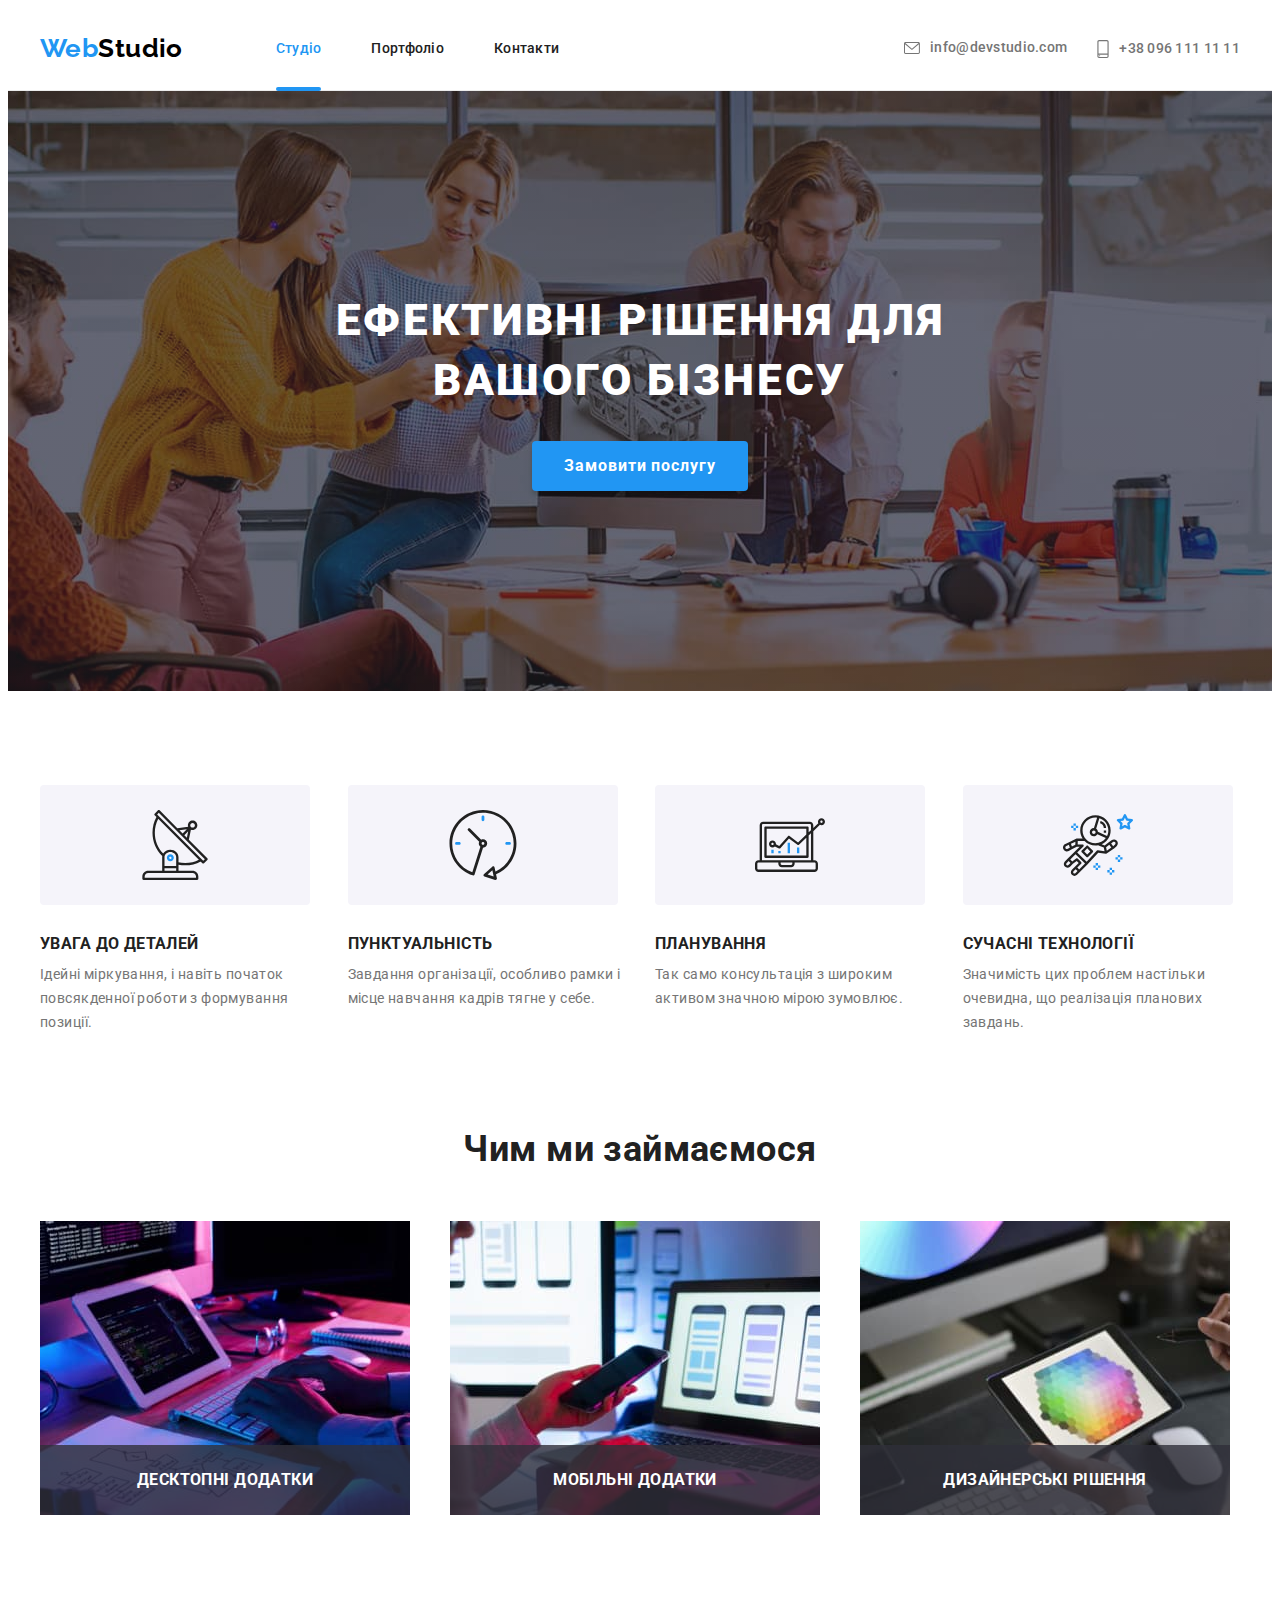
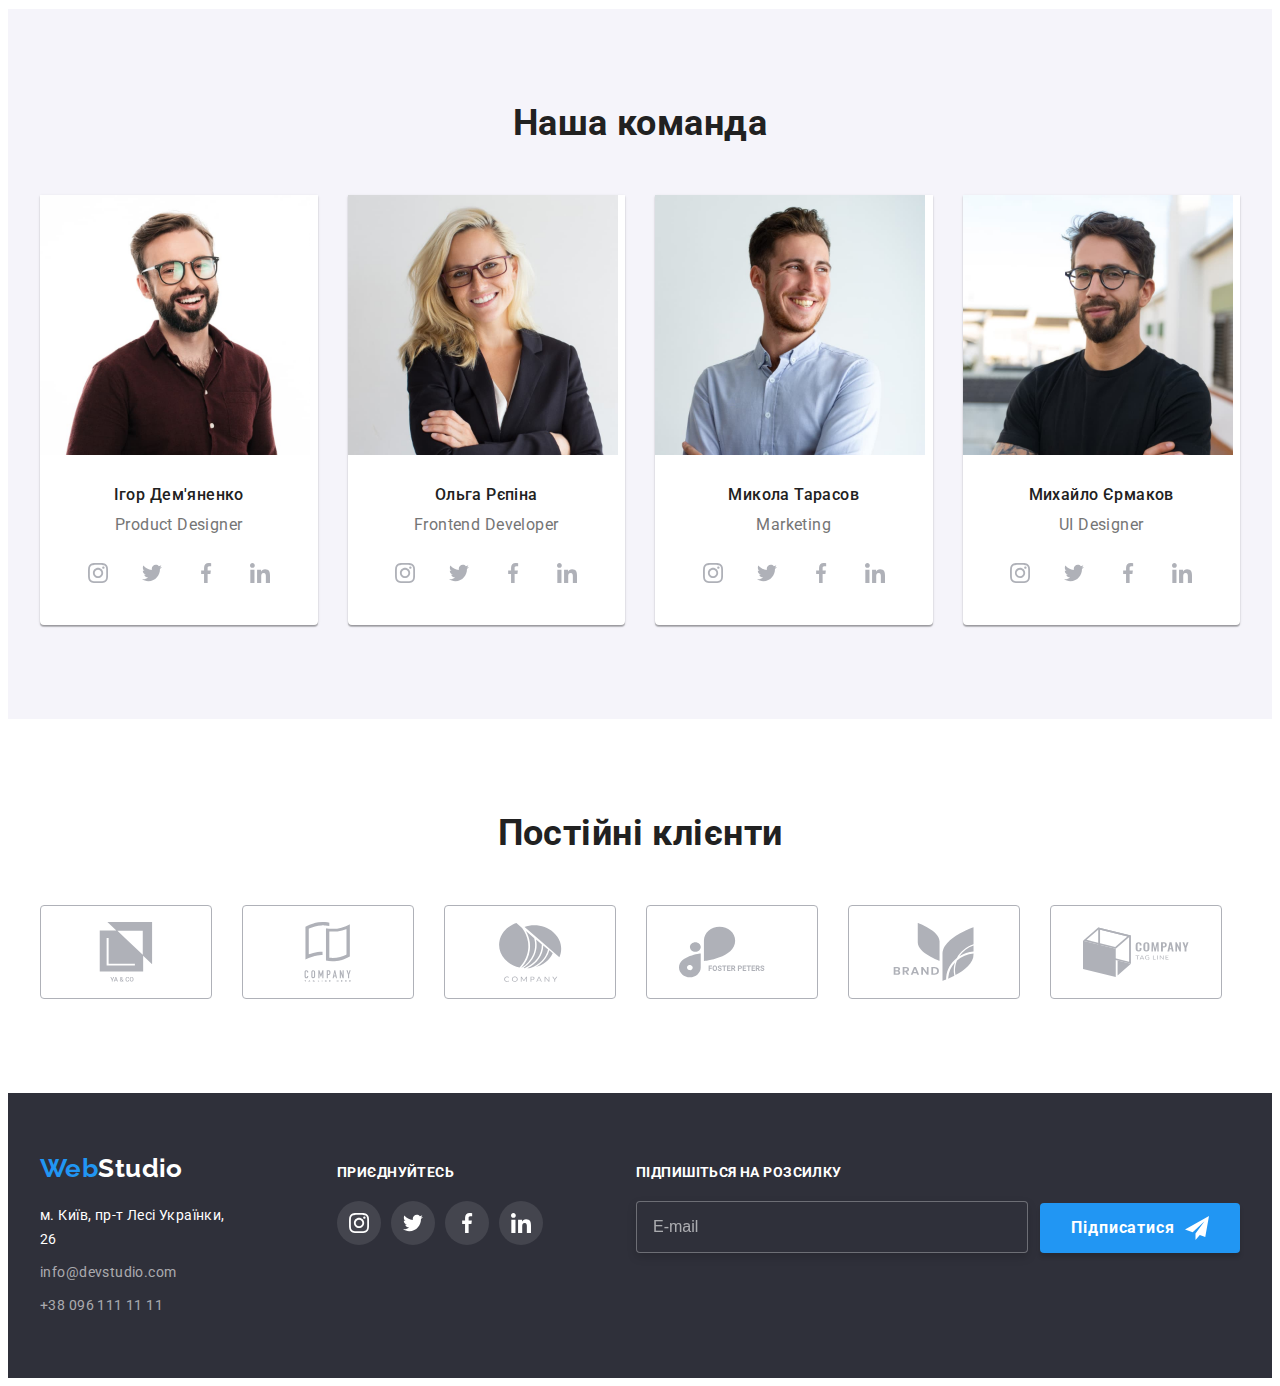
<file: index.html>
<!DOCTYPE html>
<html lang="uk">
  <head>
    <meta charset="UTF-8" />
    <meta http-equiv="X-UA-Compatible" content="IE=edge" />
    <meta name="viewport" content="width=device-width, initial-scale=1.0" />
    <title>WebStudio</title>
    <link rel="icon" href="./images/favicon.ico" type="image/x-icon" />
    <link rel="preconnect" href="https://fonts.googleapis.com" />
    <link rel="preconnect" href="https://fonts.gstatic.com" crossorigin />
    <link
      href="https://fonts.googleapis.com/css2?family=Raleway:wght@700&family=Roboto:wght@400;500;700;900&display=swap"
      rel="stylesheet"
    />
    <link
      rel="stylesheet"
      href="https://cdnjs.cloudflare.com/ajax/libs/modern-normalize/1.1.0/modern-normalize.min.css"
      integrity="sha512-wpPYUAdjBVSE4KJnH1VR1HeZfpl1ub8YT/NKx4PuQ5NmX2tKuGu6U/JRp5y+Y8XG2tV+wKQpNHVUX03MfMFn9Q=="
      crossorigin="anonymous"
      referrerpolicy="no-referrer"
    />
    <link rel="stylesheet" href="./css/main.min.css" />
  </head>

  <body class="body-site">
    <header class="header">
      <!--Навігація сайту-->
      <div class="container header__content">
        <nav class="nav">
          <a class="link logo header__logo" href="./index.html" rel="noopener nofollow noreferrer"
            >Web<span class="header__logo-color">Studio</span></a
          >
          <ul class="list nav__list">
            <li class="item nav__item">
              <a
                class="link nav__link nav__link--current"
                href="./index.html"
                rel="noopener nofollow noreferrer"
                >Студіо</a
              >
            </li>
            <li class="item nav__item">
              <a class="link nav__link" href="./portfolio.html" rel="noopener nofollow noreferrer"
                >Портфоліо</a
              >
            </li>
            <li class="item nav__item">
              <a class="link nav__link" href="./index.html" rel="noopener nofollow noreferrer"
                >Контакти</a
              >
            </li>
          </ul>
        </nav>
        <ul class="list header__contacts-list">
          <li class="item header__contacts-item">
            <a
              class="link header__contacts-link"
              href="mailto:info@devstudio.com"
              target="_blank"
              rel="noopener nofollow noreferrer"
            >
              <svg class="icon header__contacts-icon" width="16" height="12px">
                <use href="./images/icons.svg#icon-mail"></use>
              </svg>
              info@devstudio.com
            </a>
          </li>
          <li class="item header__contacts-item">
            <a
              class="link header__contacts-link"
              href="tel:+380961111111"
              target="_blank"
              rel="noopener nofollow noreferrer"
            >
              <svg class="icon header__contacts-icon" width="12px" height="18px">
                <use href="./images/icons.svg#icon-smartphone"></use>
              </svg>
              +38 096 111 11 11
            </a>
          </li>
        </ul>
      </div>
    </header>
    <!--Основний контент-->
    <main>
      <!--Шапка основного контенту-->
      <section class="section main">
        <div class="container main__content">
          <h1 class="main__title">Ефективні рішення для вашого бізнесу</h1>
          <button class="button main__button" type="button" data-modal-open>
            Замовити послугу
          </button>
        </div>
      </section>
      <!--Особливості-->
      <section class="section features">
        <div class="container features__content">
          <h2 class="features__title visually-hidden">Особливості</h2>
          <ul class="list features__list">
            <li class="item features__item">
              <div class="features__wrapper-icon">
                <svg class="icon features__icon" width="70px" height="70px">
                  <use href="./images/icons.svg#pic-antenna"></use>
                </svg>
              </div>
              <h3 class="features__name">Увага до деталей</h3>
              <p class="features__text">
                Ідейні міркування, і навіть початок повсякденної роботи з формування позиції.
              </p>
            </li>
            <li class="item features__item">
              <div class="features__wrapper-icon">
                <svg class="icon features__icon" width="70px" height="70px">
                  <use href="./images/icons.svg#pic-clock"></use>
                </svg>
              </div>
              <h3 class="features__name">Пунктуальність</h3>
              <p class="features__text">
                Завдання організації, особливо рамки і місце навчання кадрів тягне у себе.
              </p>
            </li>
            <li class="item features__item">
              <div class="features__wrapper-icon">
                <svg class="icon features__icon" width="70px" height="70px">
                  <use href="./images/icons.svg#pic-diagram"></use>
                </svg>
              </div>
              <h3 class="features__name">Планування</h3>
              <p class="features__text">
                Так само консультація з широким активом значною мірою зумовлює.
              </p>
            </li>
            <li class="item features__item">
              <div class="features__wrapper-icon">
                <svg class="icon features__icon" width="70px" height="70px">
                  <use href="./images/icons.svg#pic-astronaut"></use>
                </svg>
              </div>
              <h3 class="features__name">Сучасні технології</h3>
              <p class="features__text">
                Значимість цих проблем настільки очевидна, що реалізація планових завдань.
              </p>
            </li>
          </ul>
        </div>
      </section>
      <!--Чим ми займаємося-->
      <section class="section services">
        <div class="container services__content">
          <h2 class="services__title">Чим ми займаємося</h2>
          <ul class="list services__list">
            <li class="item services__item">
              <img
                class="img"
                src="./images/label-one.jpg"
                alt="label-one"
                width="370"
                height="294"
              />
              <div class="services__overlay">
                <h3 class="services__name">Десктопні додатки</h3>
              </div>
            </li>
            <li class="item services__item">
              <img
                class="img"
                src="./images/label-two.jpg"
                alt="label-two"
                width="370"
                height="294"
              />
              <div class="services__overlay">
                <h3 class="services__name">Мобільні додатки</h3>
              </div>
            </li>
            <li class="item services__item">
              <img
                class="img"
                src="./images/label-three.jpg"
                alt="label-three"
                width="370"
                height="294"
              />
              <div class="services__overlay">
                <h3 class="services__name">Дизайнерські рішення</h3>
              </div>
            </li>
          </ul>
        </div>
      </section>
      <!--Наша команда-->
      <section class="section employees">
        <div class="container employees__content">
          <h2 class="employees__title">Наша команда</h2>
          <ul class="list employees__list">
            <li class="item person-card">
              <img
                class="img"
                src="./images/person-one.jpg"
                alt="Ihor-Demyanenko"
                width="270"
                height="260"
              />
              <div class="person-card__description">
                <h3 class="person-card__name">Ігор Дем'яненко</h3>
                <p class="person-card__post" lang="en">Product Designer</p>
                <ul class="list person-card__socials">
                  <li class="item">
                    <a
                      class="link person-card__socail-link"
                      href=""
                      target="_blank"
                      rel="noopener nofollow noreferrer"
                    >
                      <svg class="icon person-card__socail-icon" width="20px" height="20px">
                        <use href="./images/icons.svg#icon-instagram"></use>
                      </svg>
                    </a>
                  </li>
                  <li class="item">
                    <a
                      class="link person-card__socail-link"
                      href=""
                      target="_blank"
                      rel="noopener nofollow noreferrer"
                    >
                      <svg class="icon person-card__socail-icon" width="20px" height="20px">
                        <use href="./images/icons.svg#icon-twitter"></use>
                      </svg>
                    </a>
                  </li>
                  <li class="item">
                    <a
                      class="link person-card__socail-link"
                      href=""
                      target="_blank"
                      rel="noopener nofollow noreferrer"
                    >
                      <svg class="icon person-card__socail-icon" width="20px" height="20px">
                        <use href="./images/icons.svg#icon-facebook"></use>
                      </svg>
                    </a>
                  </li>
                  <li class="item">
                    <a
                      class="link person-card__socail-link"
                      href=""
                      target="_blank"
                      rel="noopener nofollow noreferrer"
                    >
                      <svg class="icon person-card__socail-icon" width="20px" height="20px">
                        <use href="./images/icons.svg#icon-linkedin"></use>
                      </svg>
                    </a>
                  </li>
                </ul>
              </div>
            </li>
            <li class="item person-card">
              <img
                class="img"
                src="./images/person-two.jpg"
                alt="Olga-Repina"
                width="270"
                height="260"
              />
              <div class="person-card__description">
                <h3 class="person-card__name">Ольга Рєпіна</h3>
                <p class="person-card__post" lang="en">Frontend Developer</p>
                <ul class="list person-card__socials">
                  <li class="item">
                    <a
                      class="link person-card__socail-link"
                      href=""
                      target="_blank"
                      rel="noopener nofollow noreferrer"
                    >
                      <svg class="icon person-card__socail-icon" width="20px" height="20px">
                        <use href="./images/icons.svg#icon-instagram"></use>
                      </svg>
                    </a>
                  </li>
                  <li class="item">
                    <a
                      class="link person-card__socail-link"
                      href=""
                      target="_blank"
                      rel="noopener nofollow noreferrer"
                    >
                      <svg class="icon person-card__socail-icon" width="20px" height="20px">
                        <use href="./images/icons.svg#icon-twitter"></use>
                      </svg>
                    </a>
                  </li>
                  <li class="item">
                    <a
                      class="link person-card__socail-link"
                      href=""
                      target="_blank"
                      rel="noopener nofollow noreferrer"
                    >
                      <svg class="icon person-card__socail-icon" width="20px" height="20px">
                        <use href="./images/icons.svg#icon-facebook"></use>
                      </svg>
                    </a>
                  </li>
                  <li class="item">
                    <a
                      class="link person-card__socail-link"
                      href=""
                      target="_blank"
                      rel="noopener nofollow noreferrer"
                    >
                      <svg class="icon person-card__socail-icon" width="20px" height="20px">
                        <use href="./images/icons.svg#icon-linkedin"></use>
                      </svg>
                    </a>
                  </li>
                </ul>
              </div>
            </li>
            <li class="item person-card">
              <img
                class="img"
                src="./images/person-three.jpg"
                alt="Mykola-Tarasov"
                width="270"
                height="260"
              />
              <div class="person-card__description">
                <h3 class="person-card__name">Микола Тарасов</h3>
                <p class="person-card__post" lang="en">Marketing</p>
                <ul class="list person-card__socials">
                  <li class="item">
                    <a
                      class="link person-card__socail-link"
                      href=""
                      target="_blank"
                      rel="noopener nofollow noreferrer"
                    >
                      <svg class="icon person-card__socail-icon" width="20px" height="20px">
                        <use href="./images/icons.svg#icon-instagram"></use>
                      </svg>
                    </a>
                  </li>
                  <li class="item">
                    <a
                      class="link person-card__socail-link"
                      href=""
                      target="_blank"
                      rel="noopener nofollow noreferrer"
                    >
                      <svg class="icon person-card__socail-icon" width="20px" height="20px">
                        <use href="./images/icons.svg#icon-twitter"></use>
                      </svg>
                    </a>
                  </li>
                  <li class="item">
                    <a
                      class="link person-card__socail-link"
                      href=""
                      target="_blank"
                      rel="noopener nofollow noreferrer"
                    >
                      <svg class="icon person-card__socail-icon" width="20px" height="20px">
                        <use href="./images/icons.svg#icon-facebook"></use>
                      </svg>
                    </a>
                  </li>
                  <li class="item">
                    <a
                      class="link person-card__socail-link"
                      href=""
                      target="_blank"
                      rel="noopener nofollow noreferrer"
                    >
                      <svg class="icon person-card__socail-icon" width="20px" height="20px">
                        <use href="./images/icons.svg#icon-linkedin"></use>
                      </svg>
                    </a>
                  </li>
                </ul>
              </div>
            </li>
            <li class="item person-card">
              <img
                class="img"
                src="./images/person-four.jpg"
                alt="Mykhailo-Yermakov"
                width="270"
                height="260"
              />
              <div class="person-card__description">
                <h3 class="person-card__name">Михайло Єрмаков</h3>
                <p class="person-card__post" lang="en">UI Designer</p>
                <ul class="list person-card__socials">
                  <li class="item">
                    <a
                      class="link person-card__socail-link"
                      href=""
                      target="_blank"
                      rel="noopener nofollow noreferrer"
                    >
                      <svg class="icon person-card__socail-icon" width="20px" height="20px">
                        <use href="./images/icons.svg#icon-instagram"></use>
                      </svg>
                    </a>
                  </li>
                  <li class="item">
                    <a
                      class="link person-card__socail-link"
                      href=""
                      target="_blank"
                      rel="noopener nofollow noreferrer"
                    >
                      <svg class="icon person-card__socail-icon" width="20px" height="20px">
                        <use href="./images/icons.svg#icon-twitter"></use>
                      </svg>
                    </a>
                  </li>
                  <li class="item">
                    <a
                      class="link person-card__socail-link"
                      href=""
                      target="_blank"
                      rel="noopener nofollow noreferrer"
                    >
                      <svg class="icon person-card__socail-icon" width="20px" height="20px">
                        <use href="./images/icons.svg#icon-facebook"></use>
                      </svg>
                    </a>
                  </li>
                  <li class="item">
                    <a
                      class="link person-card__socail-link"
                      href=""
                      target="_blank"
                      rel="noopener nofollow noreferrer"
                    >
                      <svg class="icon person-card__socail-icon" width="20px" height="20px">
                        <use href="./images/icons.svg#icon-linkedin"></use>
                      </svg>
                    </a>
                  </li>
                </ul>
              </div>
            </li>
          </ul>
        </div>
      </section>
      <!-- Постійні клієнти -->
      <section class="section clients">
        <div class="container clients__content">
          <h2 class="clients__title">Постійні клієнти</h2>
          <ul class="list clients__list">
            <li class="item clients__item">
              <a
                class="link clients__link"
                href=""
                target="_blank"
                rel="noopener nofollow noreferrer"
              >
                <svg class="icon clients__icon" width="106px" height="60px">
                  <use href="./images/icons.svg#icon-client-1"></use>
                </svg>
              </a>
            </li>
            <li class="item clients__item">
              <a
                class="link clients__link"
                href=""
                target="_blank"
                rel="noopener nofollow noreferrer"
              >
                <svg class="icon clients__icon" width="106px" height="60px">
                  <use href="./images/icons.svg#icon-client-2"></use>
                </svg>
              </a>
            </li>
            <li class="item clients__item">
              <a
                class="link clients__link"
                href=""
                target="_blank"
                rel="noopener nofollow noreferrer"
              >
                <svg class="icon clients__icon" width="106px" height="60px">
                  <use href="./images/icons.svg#icon-client-3"></use>
                </svg>
              </a>
            </li>
            <li class="item clients__item">
              <a
                class="link clients__link"
                href=""
                target="_blank"
                rel="noopener nofollow noreferrer"
              >
                <svg class="icon clients__icon" width="106px" height="60px">
                  <use href="./images/icons.svg#icon-client-4"></use>
                </svg>
              </a>
            </li>
            <li class="item clients__item">
              <a
                class="link clients__link"
                href=""
                target="_blank"
                rel="noopener nofollow noreferrer"
              >
                <svg class="icon clients__icon" width="106px" height="60px">
                  <use href="./images/icons.svg#icon-client-5"></use>
                </svg>
              </a>
            </li>
            <li class="item clients__item">
              <a
                class="link clients__link"
                href=""
                target="_blank"
                rel="noopener nofollow noreferrer"
              >
                <svg class="icon clients__icon" width="106px" height="60px">
                  <use href="./images/icons.svg#icon-client-6"></use>
                </svg>
              </a>
            </li>
          </ul>
        </div>
      </section>
    </main>
    <!--Футер сайту-->
    <footer class="footer">
      <div class="container footer__content">
        <div class="footer__contacts--withlogo">
          <a class="link logo footer__logo" href=""
            >Web<span class="footer__logo-colored">Studio</span></a
          >
          <address class="footer__contacts">
            <p class="footer__contacts-location">м. Київ, пр-т Лесі Українки, 26</p>
            <ul class="list footer__contacts-list">
              <li class="item footer__contacts-item">
                <a
                  class="link footer__contacts-link"
                  href="mailto:info@devstudio.com"
                  target="_blank"
                  rel="noopener nofollow noreferrer"
                  >info@devstudio.com</a
                >
              </li>
              <li class="item footer__contacts-item">
                <a
                  class="link footer__contacts-link"
                  href="tel:+380961111111"
                  target="_blank"
                  rel="noopener nofollow noreferrer"
                  >+38 096 111 11 11</a
                >
              </li>
            </ul>
          </address>
        </div>
        <div class="site-socials">
          <strong class="site-socials__title">Приєднуйтесь</strong>
          <ul class="list site-socials__list">
            <li class="item site-socials__item">
              <a
                class="link site-socials__link"
                href=""
                target="_blank"
                rel="noopener nofollow noreferrer"
              >
                <svg class="icon site-socials__icon" width="20px" height="20px">
                  <use href="./images/icons.svg#icon-instagram"></use>
                </svg>
              </a>
            </li>
            <li class="item site-socials__item">
              <a
                class="link site-socials__link"
                href=""
                target="_blank"
                rel="noopener nofollow noreferrer"
              >
                <svg class="icon site-socials__icon" width="20px" height="20px">
                  <use href="./images/icons.svg#icon-twitter"></use>
                </svg>
              </a>
            </li>
            <li class="item site-socials__item">
              <a
                class="link site-socials__link"
                href=""
                target="_blank"
                rel="noopener nofollow noreferrer"
              >
                <svg class="icon site-socials__icon" width="20px" height="20px">
                  <use href="./images/icons.svg#icon-facebook"></use>
                </svg>
              </a>
            </li>
            <li class="item site-socials__item">
              <a
                class="link site-socials__link"
                href=""
                target="_blank"
                rel="noopener nofollow noreferrer"
              >
                <svg class="icon site-socials__icon" width="20px" height="20px">
                  <use href="./images/icons.svg#icon-linkedin"></use>
                </svg>
              </a>
            </li>
          </ul>
        </div>
        <form class="form-subscribe">
          <label class="form-subscribe__label">
            <strong class="form-subscribe__title">Підпишіться на розсилку</strong>
            <input class="form-subscribe__field" type="email" name="email" placeholder="E-mail" />
          </label>
          <button class="button form-subscribe__button" type="submit">
            Підписатися
            <svg class="icon form-subscribe__icon" width="24px" height="24px">
              <use href="./images/icons.svg#icon-subscribe"></use>
            </svg>
          </button>
        </form>
      </div>
    </footer>

    <!-- Модальне вікно -->
    <div class="backdrop backdrop--is-hidden" data-modal>
      <div class="modal">
        <form class="modal-form">
          <strong class="modal-form__title">Залиште свої дані, ми вам передзвонимо</strong>
          <label class="modal-form__label modal-form__label-name">
            <span class="modal-form__text-name">Ім'я</span>
            <input
              class="modal-form__field modal-form__field-name"
              type="text"
              name="name"
              placeholder=" "
            />
            <svg class="icon modal-form__icon" width="18px" height="18px">
              <use href="./images/icons.svg#icon-person"></use>
            </svg>
          </label>
          <label class="modal-form__label modal-form__label-tel">
            <span class="modal-form__text-tel">Телефон</span>
            <input
              class="modal-form__field modal-form__field-tel"
              type="tel"
              name="tel"
              placeholder=" "
            />
            <svg class="icon modal-form__icon" width="18px" height="18px">
              <use href="./images/icons.svg#icon-phone"></use>
            </svg>
          </label>
          <label class="modal-form__label modal-form__label-email">
            <span class="modal-form__text-email"><span lang="en">Email</span></span>
            <input
              class="modal-form__field modal-form__field-email"
              type="email"
              name="email"
              placeholder=" "
            />
            <svg class="icon modal-form__icon" width="18px" height="18px">
              <use href="./images/icons.svg#icon-email"></use>
            </svg>
          </label>
          <label class="modal-form__label modal-form__label-comment">
            <span class="modal-form__text-comment">Коментар</span>
            <textarea
              class="modal-form__field modal-form__field-comment"
              name="feedback"
              rows="5"
              placeholder="Введіть текст"
            ></textarea>
          </label>
          <label class="modal-form__label modal-form__label-checkbox">
            <input
              class="modal-form__field modal-form__field-checkbox"
              type="checkbox"
              name="checkbox_terms"
            />
            <svg class="icon modal-form__icon--mark" width="16px" height="15px">
              <use href="./images/icons.svg#icon-check"></use>
            </svg>
            <span class="modal-form__text-checkbox"
              >Погоджуюся з розсилкою та приймаю
              <a
                class="link modal-form__link-terms"
                href=""
                target="_blank"
                rel="noopener nofollow noreferrer"
                >Умови договору</a
              >
            </span>
          </label>
          <button class="button modal-form__button" type="submit">Відправити</button>
        </form>
        <button class="modal__button-close" type="button" data-modal-close>
          <svg class="icon modal__icon" width="18px" height="18px">
            <use href="./images/icons.svg#icon-close"></use>
          </svg>
        </button>
      </div>
    </div>
    <!-- Скрипт для модального вікна -->
    <script src="./js/modal.js"></script>
  </body>
</html>
</file>
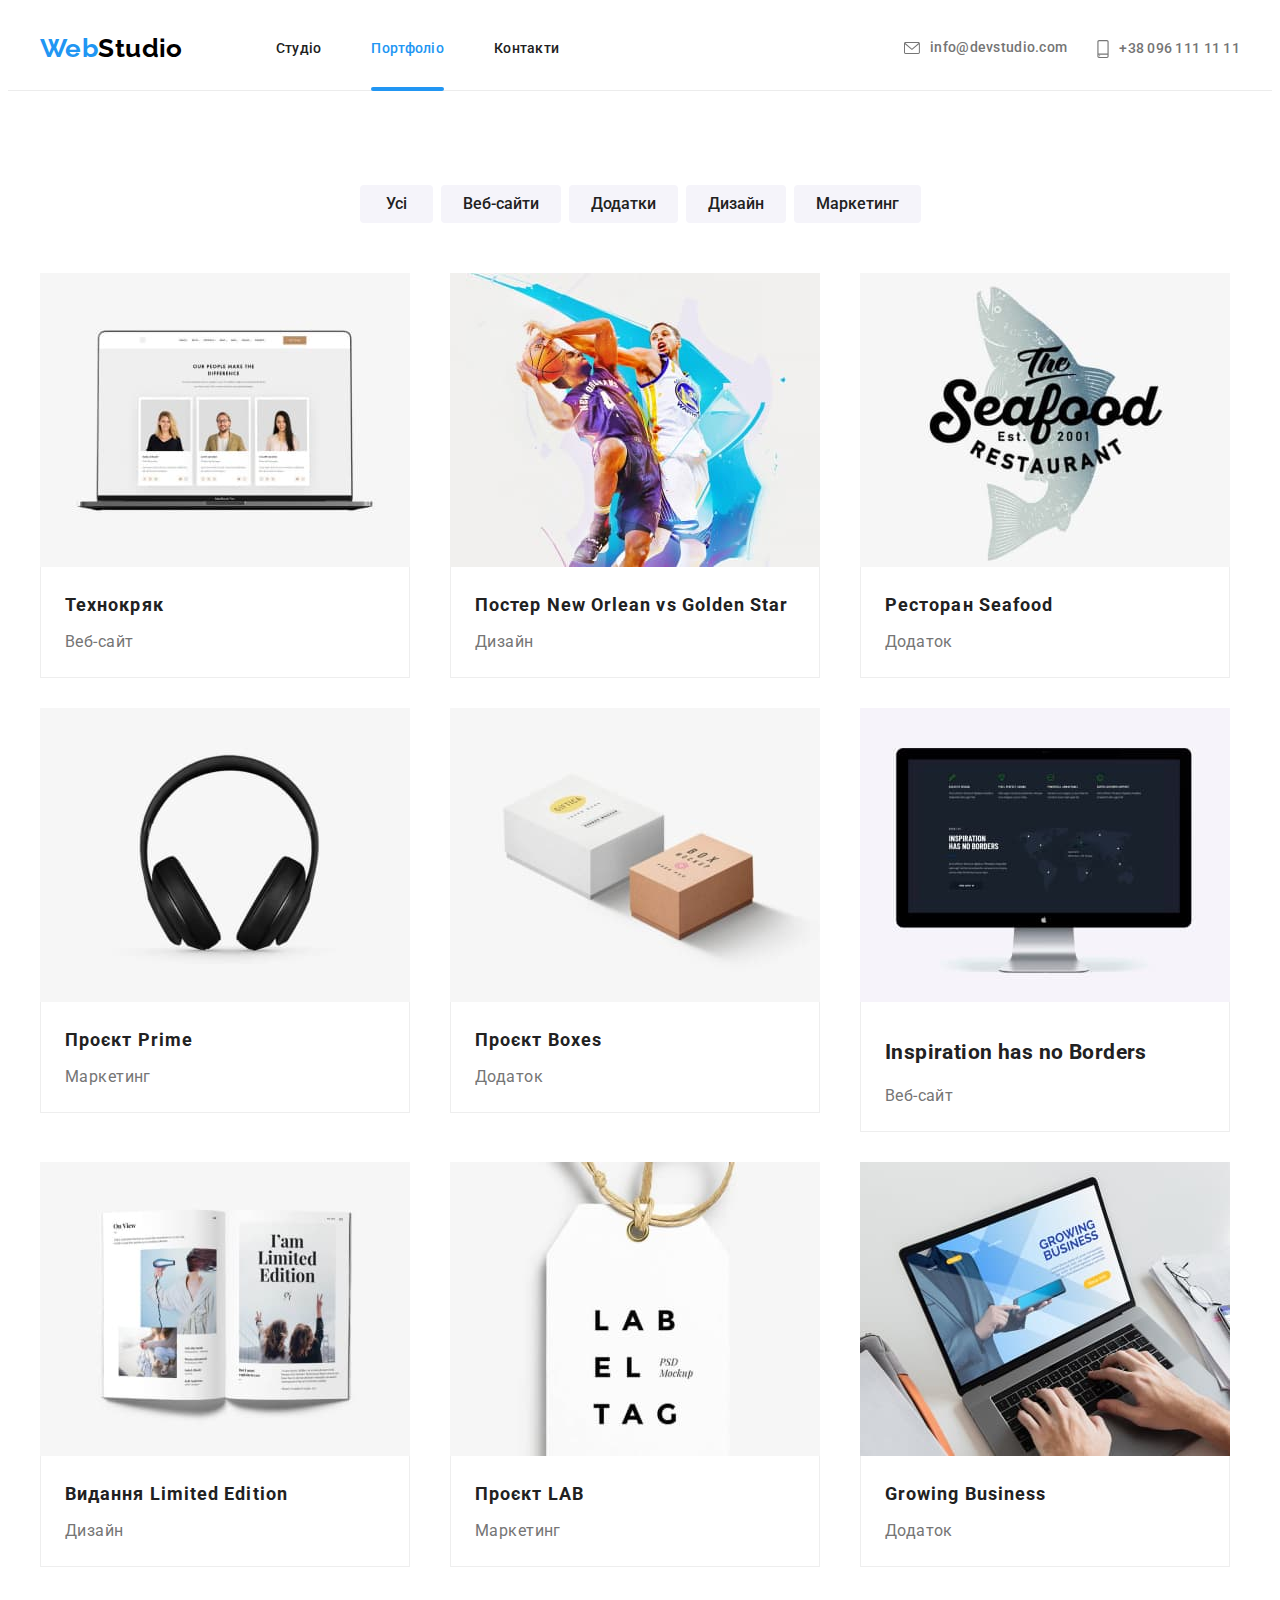
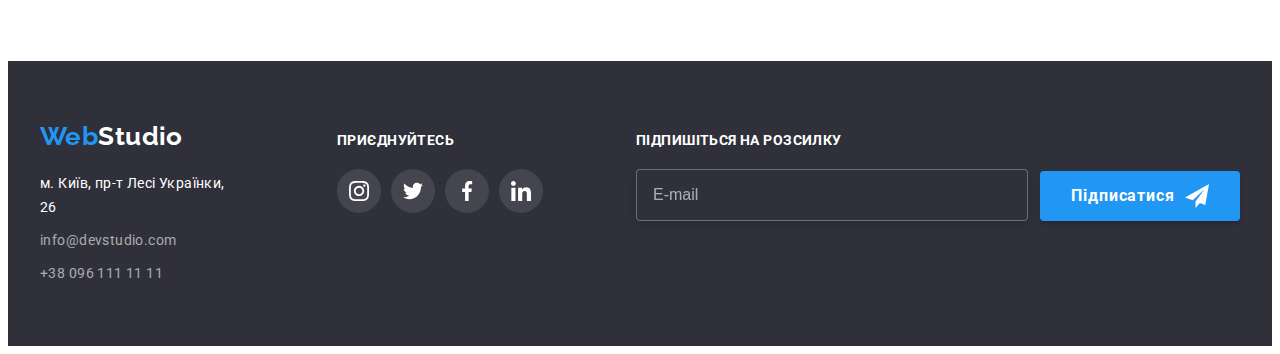
<file: portfolio.html>
<!DOCTYPE html>
<html lang="uk">
  <head>
    <meta charset="UTF-8" />
    <meta http-equiv="X-UA-Compatible" content="IE=edge" />
    <meta name="viewport" content="width=device-width, initial-scale=1.0" />
    <title>Webstudio</title>
    <link rel="icon" href="./images/favicon.ico" type="image/x-icon" />
    <link rel="preconnect" href="https://fonts.googleapis.com" />
    <link rel="preconnect" href="https://fonts.gstatic.com" crossorigin />
    <link
      href="https://fonts.googleapis.com/css2?family=Raleway:wght@700&family=Roboto:wght@400;500;700;900&display=swap"
      rel="stylesheet"
    />
    <link
      rel="stylesheet"
      href="https://cdnjs.cloudflare.com/ajax/libs/modern-normalize/1.1.0/modern-normalize.min.css"
      integrity="sha512-wpPYUAdjBVSE4KJnH1VR1HeZfpl1ub8YT/NKx4PuQ5NmX2tKuGu6U/JRp5y+Y8XG2tV+wKQpNHVUX03MfMFn9Q=="
      crossorigin="anonymous"
      referrerpolicy="no-referrer"
    />
    <link rel="stylesheet" href="./css/portfolio.min.css" />
  </head>

  <body class="body-site">
    <header class="header">
      <!--Навігація сайту-->
      <div class="container header__content">
        <nav class="nav">
          <a class="link logo header__logo" href="./index.html" rel="noopener nofollow noreferrer"
            >Web<span class="header__logo-color">Studio</span></a
          >
          <ul class="list nav__list">
            <li class="item nav__item">
              <a
                class="link nav__link"
                href="./index.html"
                rel="noopener nofollow noreferrer"
                >Студіо</a
              >
            </li>
            <li class="item nav__item">
              <a class="link nav__link nav__link--current" href="./portfolio.html" rel="noopener nofollow noreferrer"
                >Портфоліо</a
              >
            </li>
            <li class="item nav__item">
              <a class="link nav__link" href="./index.html" rel="noopener nofollow noreferrer"
                >Контакти</a
              >
            </li>
          </ul>
        </nav>
        <ul class="list header__contacts-list">
          <li class="item header__contacts-item">
            <a
              class="link header__contacts-link"
              href="mailto:info@devstudio.com"
              target="_blank"
              rel="noopener nofollow noreferrer"
            >
              <svg class="icon header__contacts-icon" width="16" height="12px">
                <use href="./images/icons.svg#icon-mail"></use>
              </svg>
              info@devstudio.com
            </a>
          </li>
          <li class="item header__contacts-item">
            <a
              class="link header__contacts-link"
              href="tel:+380961111111"
              target="_blank"
              rel="noopener nofollow noreferrer"
            >
              <svg class="icon header__contacts-icon" width="12px" height="18px">
                <use href="./images/icons.svg#icon-smartphone"></use>
              </svg>
              +38 096 111 11 11
            </a>
          </li>
        </ul>
      </div>
    </header>
    <main>
      <!-- Портфоліо -->
      <section class="section portfolio">
        <!-- Кнопки-фільтри -->
        <div class="container portfolio__content">
          <h1 class="portfolio__title visually-hidden">Фільтри портфоліо</h1>
          <ul class="list portfolio__list-buttons">
            <li class="item">
              <button class="portfolio__button" type="button">Усі</button>
            </li>
            <li class="item">
              <button class="portfolio__button" type="button">Веб-сайти</button>
            </li>
            <li class="item">
              <button class="portfolio__button" type="button">Додатки</button>
            </li>
            <li class="item">
              <button class="portfolio__button" type="button">Дизайн</button>
            </li>
            <li class="item">
              <button class="portfolio__button" type="button">Маркетинг</button>
            </li>
          </ul>
          <!-- Список портфоліо -->
          <ul class="list projects-grid">
            <li class="item projects-grid__item">
              <a class="link project-link" href="">
                <div class="project-link__label">
                  <img
                    class="img"
                    src="./images/portfolio-one.jpg"
                    alt="notebook"
                    width="370"
                    height="294"
                  />
                  <div class="project-link__overlay">
                    <p class="project-link__description">
                      Ресурс пропонує комплексні пропозиції з різним рівнем функціоналу та сервісів.
                      Все це дозволить відвідувачу отримати вичерпні відомості про компанію чи
                      приватну особу.
                    </p>
                  </div>
                </div>
                <div class="project-link__exposition">
                  <h2 class="project-link__title">Технокряк</h2>
                  <p class="project-link__text">Веб-сайт</p>
                </div>
              </a>
            </li>
            <li class="item projects-grid__item">
              <a class="link project-link" href="">
                <div class="project-link__label">
                  <img
                    class="img"
                    src="./images/portfolio-two.jpg"
                    alt="two people"
                    width="370"
                    height="294"
                  />
                  <div class="project-link__overlay">
                    <p class="project-link__description">
                      Ресурс пропонує комплексні пропозиції з різним рівнем функціоналу та сервісів.
                      Все це дозволить відвідувачу отримати вичерпні відомості про компанію чи
                      приватну особу.
                    </p>
                  </div>
                </div>
                <div class="project-link__exposition">
                  <h2 class="project-link__title">
                    Постер <span lang="en">New Orlean vs Golden Star</span>
                  </h2>
                  <p class="project-link__text">Дизайн</p>
                </div>
              </a>
            </li>
            <li class="item projects-grid__item">
              <a class="link project-link" href="">
                <div class="project-link__label">
                  <img
                    class="img"
                    src="./images/portfolio-three.jpg"
                    alt="logo seafood"
                    width="370"
                    height="294"
                  />
                  <div class="project-link__overlay">
                    <p class="project-link__description">
                      Ресурс пропонує комплексні пропозиції з різним рівнем функціоналу та сервісів.
                      Все це дозволить відвідувачу отримати вичерпні відомості про компанію чи
                      приватну особу.
                    </p>
                  </div>
                </div>
                <div class="project-link__exposition">
                  <h2 class="project-link__title">Ресторан <span lang="en">Seafood</span></h2>
                  <p class="project-link__text">Додаток</p>
                </div>
              </a>
            </li>
            <li class="item projects-grid__item">
              <a class="link project-link" href="">
                <div class="project-link__label">
                  <img
                    class="img"
                    src="./images/portfolio-four.jpg"
                    alt="headphone"
                    width="370"
                    height="294"
                  />
                  <div class="project-link__overlay">
                    <p class="project-link__description">
                      Ресурс пропонує комплексні пропозиції з різним рівнем функціоналу та сервісів.
                      Все це дозволить відвідувачу отримати вичерпні відомості про компанію чи
                      приватну особу.
                    </p>
                  </div>
                </div>
                <div class="project-link__exposition">
                  <h2 class="project-link__title">Проєкт <span lang="en">Prime</span></h2>
                  <p class="project-link__text">Маркетинг</p>
                </div>
              </a>
            </li>
            <li class="item projects-grid__item">
              <a class="link project-link" href="">
                <div class="project-link__label">
                  <img
                    class="img"
                    src="./images/portfolio-five.jpg"
                    alt="two boxes"
                    width="370"
                    height="294"
                  />
                  <div class="project-link__overlay">
                    <p class="project-link__description">
                      Ресурс пропонує комплексні пропозиції з різним рівнем функціоналу та сервісів.
                      Все це дозволить відвідувачу отримати вичерпні відомості про компанію чи
                      приватну особу.
                    </p>
                  </div>
                </div>
                <div class="project-link__exposition">
                  <h2 class="project-link__title">Проєкт <span lang="en">Boxes</span></h2>
                  <p class="project-link__text">Додаток</p>
                </div>
              </a>
            </li>
            <li class="item projects-grid__item">
              <a class="link project-link" href="">
                <div class="project-link__label">
                  <img
                    class="img"
                    src="./images/portfolio-six.jpg"
                    alt="pc monitor"
                    width="370"
                    height="294"
                  />
                  <div class="project-link__overlay">
                    <p class="project-link__description">
                      Ресурс пропонує комплексні пропозиції з різним рівнем функціоналу та сервісів.
                      Все це дозволить відвідувачу отримати вичерпні відомості про компанію чи
                      приватну особу.
                    </p>
                  </div>
                </div>
                <div class="project-link__exposition">
                  <h2 class="project-link__titlee" lang="en">Inspiration has no Borders</h2>
                  <p class="project-link__text">Веб-сайт</p>
                </div>
              </a>
            </li>
            <li class="item projects-grid__item">
              <a class="link project-link" href="">
                <div class="project-link__label">
                  <img
                    class="img"
                    src="./images/portfolio-seven.jpg"
                    alt="book"
                    width="370"
                    height="294"
                  />
                  <div class="project-link__overlay">
                    <p class="project-link__description">
                      Ресурс пропонує комплексні пропозиції з різним рівнем функціоналу та сервісів.
                      Все це дозволить відвідувачу отримати вичерпні відомості про компанію чи
                      приватну особу.
                    </p>
                  </div>
                </div>
                <div class="project-link__exposition">
                  <h2 class="project-link__title">
                    Видання <span lang="en">Limited Edition</span>
                  </h2>
                  <p class="project-link__text">Дизайн</p>
                </div>
              </a>
            </li>
            <li class="item projects-grid__item">
              <a class="link project-link" href="">
                <div class="project-link__label">
                  <img
                    class="img"
                    src="./images/portfolio-eight.jpg"
                    alt="lab tag"
                    width="370"
                    height="294"
                  />
                  <div class="project-link__overlay">
                    <p class="project-link__description">
                      Ресурс пропонує комплексні пропозиції з різним рівнем функціоналу та сервісів.
                      Все це дозволить відвідувачу отримати вичерпні відомості про компанію чи
                      приватну особу.
                    </p>
                  </div>
                </div>
                <div class="project-link__exposition">
                  <h2 class="project-link__title">Проєкт <span lang="en">LAB</span></h2>
                  <p class="project-link__text">Маркетинг</p>
                </div>
              </a>
            </li>
            <li class="item projects-grid__item">
              <a class="link project-link" href="">
                <div class="project-link__label">
                  <img
                    class="img"
                    src="./images/portfolio-nine.jpg"
                    alt="notebook"
                    width="370"
                    height="294"
                  />
                  <div class="project-link__overlay">
                    <p class="project-link__description">
                      Ресурс пропонує комплексні пропозиції з різним рівнем функціоналу та сервісів.
                      Все це дозволить відвідувачу отримати вичерпні відомості про компанію чи
                      приватну особу.
                    </p>
                  </div>
                </div>
                <div class="project-link__exposition">
                  <h2 class="project-link__title" lang="en">Growing Business</h2>
                  <p class="project-link__text">Додаток</p>
                </div>
              </a>
            </li>
          </ul>
        </div>
      </section>
    </main>
    <!--Футер сайту-->
    <footer class="footer">
      <div class="container footer__content">
        <div class="footer__contacts--withlogo">
          <a class="link logo footer__logo" href=""
            >Web<span class="footer__logo-colored">Studio</span></a
          >
          <address class="footer__contacts">
            <p class="footer__contacts-location">м. Київ, пр-т Лесі Українки, 26</p>
            <ul class="list footer__contacts-list">
              <li class="item footer__contacts-item">
                <a
                  class="link footer__contacts-link"
                  href="mailto:info@devstudio.com"
                  target="_blank"
                  rel="noopener nofollow noreferrer"
                  >info@devstudio.com</a
                >
              </li>
              <li class="item footer__contacts-item">
                <a
                  class="link footer__contacts-link"
                  href="tel:+380961111111"
                  target="_blank"
                  rel="noopener nofollow noreferrer"
                  >+38 096 111 11 11</a
                >
              </li>
            </ul>
          </address>
        </div>
        <div class="site-socials">
          <strong class="site-socials__title">Приєднуйтесь</strong>
          <ul class="list site-socials__list">
            <li class="item site-socials__item">
              <a
                class="link site-socials__link"
                href=""
                target="_blank"
                rel="noopener nofollow noreferrer"
              >
                <svg class="icon site-socials__icon" width="20px" height="20px">
                  <use href="./images/icons.svg#icon-instagram"></use>
                </svg>
              </a>
            </li>
            <li class="item site-socials__item">
              <a
                class="link site-socials__link"
                href=""
                target="_blank"
                rel="noopener nofollow noreferrer"
              >
                <svg class="icon site-socials__icon" width="20px" height="20px">
                  <use href="./images/icons.svg#icon-twitter"></use>
                </svg>
              </a>
            </li>
            <li class="item site-socials__item">
              <a
                class="link site-socials__link"
                href=""
                target="_blank"
                rel="noopener nofollow noreferrer"
              >
                <svg class="icon site-socials__icon" width="20px" height="20px">
                  <use href="./images/icons.svg#icon-facebook"></use>
                </svg>
              </a>
            </li>
            <li class="item site-socials__item">
              <a
                class="link site-socials__link"
                href=""
                target="_blank"
                rel="noopener nofollow noreferrer"
              >
                <svg class="icon site-socials__icon" width="20px" height="20px">
                  <use href="./images/icons.svg#icon-linkedin"></use>
                </svg>
              </a>
            </li>
          </ul>
        </div>
        <form class="form-subscribe">
          <label class="form-subscribe__label">
            <strong class="form-subscribe__title">Підпишіться на розсилку</strong>
            <input class="form-subscribe__field" type="email" name="email" placeholder="E-mail" />
          </label>
          <button class="button form-subscribe__button" type="submit">
            Підписатися
            <svg class="icon form-subscribe__icon" width="24px" height="24px">
              <use href="./images/icons.svg#icon-subscribe"></use>
            </svg>
          </button>
        </form>
      </div>
    </footer>
  </body>
</html>
</file>
<file: css/main.min.css>
.body-site{background-color:#fff;color:#757575;font-family:Roboto,sans-serif;font-weight:400;font-size:14px;letter-spacing:.03em}.img{display:block}.section{padding-top:94px;padding-bottom:94px;margin-left:auto;margin-right:auto}.container{margin-right:auto;margin-bottom:0px;margin-left:auto;width:1200px;padding:0 15px}.link{color:#212121;text-decoration:none}.list{padding:0;margin:0;list-style:none}.icon{fill:currentColor}.logo{color:#2196f3;font-family:Raleway,sans-serif;font-weight:700;font-size:26px;line-height:1.2}.button{display:-webkit-inline-box;display:-ms-inline-flexbox;display:inline-flex;-webkit-box-pack:center;-ms-flex-pack:center;justify-content:center;-webkit-box-align:center;-ms-flex-align:center;align-items:center;padding:10px 28px;font-family:inherit;font-weight:700;font-size:16px;line-height:1.88;letter-spacing:.06em;cursor:pointer;background-color:#2196f3;color:#fff;-webkit-box-shadow:0px 4px 4px rgba(0,0,0,.15);box-shadow:0px 4px 4px rgba(0,0,0,.15);border-radius:4px;border:rgba(0,0,0,0)}.visually-hidden{position:absolute;width:1px;height:1px;margin:-1px;border:0;padding:0;white-space:nowrap;-webkit-clip-path:inset(100%);clip-path:inset(100%);clip:rect(0 0 0 0);overflow:hidden}.nav__link,.header__contacts-link{display:-webkit-box;display:-ms-flexbox;display:flex;padding-top:32px;padding-bottom:32px;-webkit-box-align:center;-ms-flex-align:center;align-items:center;font-weight:500;line-height:1.14;letter-spacing:.02em;list-style:none;-webkit-transition:color 250ms cubic-bezier(0.4, 0, 0.2, 1);transition:color 250ms cubic-bezier(0.4, 0, 0.2, 1)}.services__name,.features__name{font-weight:700;line-height:1.14;text-transform:uppercase}.clients__title,.employees__title,.services__title,.features__title{margin-top:0;margin-bottom:50px;color:#212121;font-weight:700;font-size:36px;line-height:1.16;text-align:center}.site-socials__link,.person-card__socail-link{display:-webkit-box;display:-ms-flexbox;display:flex;width:44px;height:44px;-webkit-box-align:center;-ms-flex-align:center;align-items:center;-webkit-box-pack:center;-ms-flex-pack:center;justify-content:center;border-radius:50%;-webkit-transition:color 250ms cubic-bezier(0.4, 0, 0.2, 1),background-color 250ms cubic-bezier(0.4, 0, 0.2, 1);transition:color 250ms cubic-bezier(0.4, 0, 0.2, 1),background-color 250ms cubic-bezier(0.4, 0, 0.2, 1)}.form-subscribe__title,.site-socials__title{display:inline-block;margin-top:0;margin-bottom:20px;font-weight:700;line-height:1.14;text-transform:uppercase;color:#fff}.form-subscribe__button{min-width:200px;min-height:50px}.modal-form__text-name,.modal-form__text-tel,.modal-form__text-email,.modal-form__text-comment{margin-bottom:4px;font-size:12px;line-height:1.17;letter-spacing:.01em}.modal-form__label-comment,.modal-form__label-name,.modal-form__label-tel,.modal-form__label-email{display:-webkit-box;display:-ms-flexbox;display:flex;-webkit-box-orient:vertical;-webkit-box-direction:normal;-ms-flex-direction:column;flex-direction:column;position:relative}.modal-form__field-comment,.modal-form__field-tel,.modal-form__field-email,.modal-form__field-name{min-width:448px;min-height:40px;border:1px solid rgba(33,33,33,.2);border-radius:4px;-webkit-transition:border 250ms cubic-bezier(0.4, 0, 0.2, 1);transition:border 250ms cubic-bezier(0.4, 0, 0.2, 1)}.modal-form__icon{position:absolute;top:29px;left:12px;color:#212121;-webkit-transition:color 250ms cubic-bezier(0.4, 0, 0.2, 1);transition:color 250ms cubic-bezier(0.4, 0, 0.2, 1)}.header{margin-left:auto;margin-right:auto;border-bottom:1px solid #ececec}.header__logo{padding-top:24px;padding-bottom:25px}.header__content{display:-webkit-box;display:-ms-flexbox;display:flex;-webkit-box-align:center;-ms-flex-align:center;align-items:center}.header__logo-color{color:#000}.header__contacts-icon{margin-right:10px}.header__contacts-link{color:#757575}.header__contacts-link:hover,.header__contacts-link:focus{color:#2196f3}.header__contacts-list{display:-webkit-box;display:-ms-flexbox;display:flex;margin-left:auto;gap:30px}.nav{display:-webkit-box;display:-ms-flexbox;display:flex}.nav__list{display:-webkit-box;display:-ms-flexbox;display:flex;margin-left:93px;gap:50px}.nav__link:hover,.nav__link:focus{color:#2196f3}.nav__link--current{position:relative;color:#2196f3}.nav__link--current::after{content:"";position:absolute;bottom:-2px;left:0;width:100%;height:4px;background-color:#2196f3;border-radius:4px}.main{max-width:1600px;padding-top:200px;padding-bottom:200px;background-image:-webkit-gradient(linear, left top, right top, from(rgba(47, 48, 58, 0.4)), to(rgba(47, 48, 58, 0.4))),url(../images/img-main.jpg);background-image:linear-gradient(to right, rgba(47, 48, 58, 0.4), rgba(47, 48, 58, 0.4)),url(../images/img-main.jpg);background-position:center;background-repeat:no-repeat;background-size:cover}.main__content{text-align:center}.main__title{margin-top:0;margin-right:auto;margin-bottom:30px;margin-left:auto;width:696px;color:#fff;font-weight:900;font-size:44px;line-height:1.36;letter-spacing:.06em;text-transform:uppercase}.main__button{min-width:216px;min-height:50px}.features__list{display:-webkit-box;display:-ms-flexbox;display:flex;-ms-flex-wrap:wrap;flex-wrap:wrap;gap:30px}.features__item{width:calc((100% - 90px)/4)}.features__wrapper-icon{display:-webkit-box;display:-ms-flexbox;display:flex;width:270px;height:120px;margin-bottom:30px;-webkit-box-pack:center;-ms-flex-pack:center;justify-content:center;-webkit-box-align:center;-ms-flex-align:center;align-items:center;background-color:#f5f4fa;border-radius:4px}.features__name{margin-top:0;margin-bottom:10px;color:#212121;font-weight:700;line-height:1.14;text-transform:uppercase}.features__text{margin-top:0;margin-bottom:0;line-height:1.71}.services{padding-top:0}.services__list{display:-webkit-box;display:-ms-flexbox;display:flex;-ms-flex-wrap:wrap;flex-wrap:wrap;gap:30px}.services__item{position:relative;width:calc((100% - 60px)/3)}.services__overlay{position:absolute;bottom:0;left:0;display:-webkit-box;display:-ms-flexbox;display:flex;-webkit-box-pack:center;-ms-flex-pack:center;justify-content:center;-webkit-box-align:center;-ms-flex-align:center;align-items:center;min-width:370px;min-height:70px;background-color:rgba(47,48,58,.8)}.services__name{margin:0;color:#fff}.employees{background-color:#f5f4fa}.employees__list{display:-webkit-box;display:-ms-flexbox;display:flex;-ms-flex-wrap:wrap;flex-wrap:wrap;gap:30px}.person-card{width:calc((100% - 90px)/4);background-color:#fff;-webkit-box-shadow:0px 1px 3px rgba(0,0,0,.12),0px 1px 1px rgba(0,0,0,.14),0px 2px 1px rgba(0,0,0,.2);box-shadow:0px 1px 3px rgba(0,0,0,.12),0px 1px 1px rgba(0,0,0,.14),0px 2px 1px rgba(0,0,0,.2);border-radius:0px 0px 4px 4px}.person-card__description{padding:30px 32px}.person-card__name{margin-top:0;margin-bottom:10px;color:#212121;font-weight:500;font-size:16px;line-height:1.19;text-align:center}.person-card__post{margin-top:0;margin-bottom:16px;font-size:16px;line-height:1.36;text-align:center}.person-card__socials{display:-webkit-box;display:-ms-flexbox;display:flex;gap:10px;-webkit-box-pack:center;-ms-flex-pack:center;justify-content:center}.person-card__socail-link{color:#afb1b8}.person-card__socail-link:hover,.person-card__socail-link:focus{color:#fff;background-color:#2196f3}.clients__list{display:-webkit-box;display:-ms-flexbox;display:flex;padding:0;margin:0;gap:30px}.clients__link{display:-webkit-box;display:-ms-flexbox;display:flex;width:170px;height:92px;-webkit-box-align:center;-ms-flex-align:center;align-items:center;-webkit-box-pack:center;-ms-flex-pack:center;justify-content:center;color:#afb1b8;border:1px solid #afb1b8;border-radius:4px;-webkit-transition:color 250ms cubic-bezier(0.4, 0, 0.2, 1),border 250ms cubic-bezier(0.4, 0, 0.2, 1);transition:color 250ms cubic-bezier(0.4, 0, 0.2, 1),border 250ms cubic-bezier(0.4, 0, 0.2, 1)}.clients__link:hover,.clients__link:focus{color:#2196f3;border:1px solid #2196f3}.footer{margin-left:auto;margin-right:auto;padding-top:60px;padding-bottom:60px;background-color:#2f303a}.footer__content{display:-webkit-box;display:-ms-flexbox;display:flex;-webkit-box-align:baseline;-ms-flex-align:baseline;align-items:baseline}.footer__contacts--withlogo{margin-right:93px}.footer__logo{display:inline-block;padding-top:0;padding-bottom:0;margin-bottom:20px}.footer__logo-colored{color:#fff}.footer__contacts{font-style:normal;line-height:1.71}.footer__contacts-location{margin-top:0;margin-bottom:9px;color:#fff}.footer__contacts-list{display:-webkit-box;display:-ms-flexbox;display:flex;-webkit-box-orient:vertical;-webkit-box-direction:normal;-ms-flex-direction:column;flex-direction:column;gap:9px}.footer__contacts-link{-webkit-transition:color 250ms cubic-bezier(0.4, 0, 0.2, 1);transition:color 250ms cubic-bezier(0.4, 0, 0.2, 1);color:rgba(255,255,255,.6)}.footer__contacts-link:hover,.footer__contacts-link:focus{color:#2196f3}.site-socials{margin-right:93px}.site-socials__list{display:-webkit-box;display:-ms-flexbox;display:flex;gap:10px}.site-socials__link{color:#fff;background-color:rgba(255,255,255,.1)}.site-socials__link:hover,.site-socials__link:focus{background-color:#2196f3}.form-subscribe{display:-webkit-box;display:-ms-flexbox;display:flex;-webkit-box-align:end;-ms-flex-align:end;align-items:flex-end}.form-subscribe__icon{margin-left:10px}.form-subscribe__label{display:-webkit-box;display:-ms-flexbox;display:flex;-webkit-box-orient:vertical;-webkit-box-direction:normal;-ms-flex-direction:column;flex-direction:column;margin-right:12px}.form-subscribe__label:focus-within .form-subscribe__field{border:1px solid #2196f3}.form-subscribe__field{min-width:358px;padding:15px 16px;font-size:16px;line-height:1.25;color:#fff;background-color:#2f303a;-webkit-filter:drop-shadow(0px 4px 4px rgba(0, 0, 0, 0.15));filter:drop-shadow(0px 4px 4px rgba(0, 0, 0, 0.15));border:1px solid rgba(255,255,255,.3);border-radius:4px;-webkit-transition:border 250ms cubic-bezier(0.4, 0, 0.2, 1);transition:border 250ms cubic-bezier(0.4, 0, 0.2, 1)}.form-subscribe__field::-webkit-input-placeholder{color:rgba(255,255,255,.6)}.form-subscribe__field::-moz-placeholder{color:rgba(255,255,255,.6)}.form-subscribe__field:-ms-input-placeholder{color:rgba(255,255,255,.6)}.form-subscribe__field::-ms-input-placeholder{color:rgba(255,255,255,.6)}.form-subscribe__field::placeholder{color:rgba(255,255,255,.6)}.backdrop{position:fixed;top:0;left:0;opacity:1;-webkit-transition:opacity 250ms cubic-bezier(0.4, 0, 0.2, 1),visibility 250ms cubic-bezier(0.4, 0, 0.2, 1);transition:opacity 250ms cubic-bezier(0.4, 0, 0.2, 1),visibility 250ms cubic-bezier(0.4, 0, 0.2, 1);width:100%;height:100%;background-color:rgba(0,0,0,.2)}.backdrop--is-hidden{opacity:0;pointer-events:none;visibility:hidden}.modal{position:absolute;top:50%;left:50%;overflow:hidden;-webkit-transform:translate(-50%, -50%) scale(1);transform:translate(-50%, -50%) scale(1);-webkit-transition:-webkit-transform 250ms cubic-bezier(0.4, 0, 0.2, 1);transition:-webkit-transform 250ms cubic-bezier(0.4, 0, 0.2, 1);transition:transform 250ms cubic-bezier(0.4, 0, 0.2, 1);transition:transform 250ms cubic-bezier(0.4, 0, 0.2, 1), -webkit-transform 250ms cubic-bezier(0.4, 0, 0.2, 1);padding:40px;background-color:#fff;-webkit-box-shadow:0px 1px 3px rgba(0,0,0,.12),0px 1px 1px rgba(0,0,0,.14),0px 2px 1px rgba(0,0,0,.2);box-shadow:0px 1px 3px rgba(0,0,0,.12),0px 1px 1px rgba(0,0,0,.14),0px 2px 1px rgba(0,0,0,.2);border-radius:4px}.backdrop--is-hidden .modal{-webkit-transform:translate(-50%, -50%) scale(1.5);transform:translate(-50%, -50%) scale(1.5)}.modal__button-close{position:absolute;top:8px;right:8px;-webkit-transition:color 250ms cubic-bezier(0.4, 0, 0.2, 1);transition:color 250ms cubic-bezier(0.4, 0, 0.2, 1);display:-webkit-box;display:-ms-flexbox;display:flex;cursor:pointer;margin-left:auto;padding:6px;min-width:30px;min-height:30px;font-family:inherit;background-color:#fff;border-radius:50%;border:1px solid rgba(0,0,0,.1)}.modal__button-close:hover,.modal__button-close:focus{color:#2196f3}.modal-form{display:-webkit-box;display:-ms-flexbox;display:flex;-webkit-box-orient:vertical;-webkit-box-direction:normal;-ms-flex-direction:column;flex-direction:column;-webkit-box-align:center;-ms-flex-align:center;align-items:center}.modal-form__title{margin-bottom:12px;text-align:center;font-size:20px;line-height:1.15;color:#212121}.modal-form__link-terms{color:#2196f3;text-decoration:underline}.modal-form__button{min-width:200px;min-height:50px}.modal-form__label-name,.modal-form__label-tel,.modal-form__label-email{margin-bottom:10px}.modal-form__label-comment{margin-bottom:20px}.modal-form__label-checkbox{position:relative;display:-webkit-box;display:-ms-flexbox;display:flex;-webkit-box-orient:horizontal;-webkit-box-direction:normal;-ms-flex-direction:row;flex-direction:row;-webkit-box-align:center;-ms-flex-align:center;align-items:center;margin-bottom:30px}.modal-form__text-checkbox{margin:0;line-height:1.71;-webkit-user-select:none;-moz-user-select:none;-ms-user-select:none;user-select:none}.modal-form__text-checkbox::before{content:"";display:-webkit-inline-box;display:-ms-inline-flexbox;display:inline-flex;width:16px;height:15px;margin-right:7px;opacity:1;border:2px solid #212121;border-radius:2px;-webkit-transition:opacity 250ms cubic-bezier(0.4, 0, 0.2, 1);transition:opacity 250ms cubic-bezier(0.4, 0, 0.2, 1)}.modal-form__field-checkbox:checked~.modal-form__text-checkbox::before{opacity:0}.modal-form__label:focus-within>.modal-form__field{border:1px solid #2196f3;outline:rgba(0,0,0,0)}.modal-form__field-name{padding-left:42px}.modal-form__field-email{padding-left:42px}.modal-form__field-tel{padding-left:42px}.modal-form__field-comment{padding:12px 16px;resize:none}.modal-form__field-comment::-webkit-input-placeholder{margin-bottom:4px;font-size:12px;line-height:1.17;letter-spacing:.01em;color:rgba(117,117,117,.5)}.modal-form__field-comment::-moz-placeholder{margin-bottom:4px;font-size:12px;line-height:1.17;letter-spacing:.01em;color:rgba(117,117,117,.5)}.modal-form__field-comment:-ms-input-placeholder{margin-bottom:4px;font-size:12px;line-height:1.17;letter-spacing:.01em;color:rgba(117,117,117,.5)}.modal-form__field-comment::-ms-input-placeholder{margin-bottom:4px;font-size:12px;line-height:1.17;letter-spacing:.01em;color:rgba(117,117,117,.5)}.modal-form__field-comment::placeholder{margin-bottom:4px;font-size:12px;line-height:1.17;letter-spacing:.01em;color:rgba(117,117,117,.5)}.modal-form__field-checkbox{position:absolute;width:1px;height:1px;margin:-1px;border:0;padding:0;white-space:nowrap;-webkit-clip-path:inset(100%);clip-path:inset(100%);clip:rect(0 0 0 0);overflow:hidden}.modal-form__label:focus-within>.modal-form__icon{color:#2196f3}.modal-form__icon--mark{position:absolute;top:3.6px;opacity:0;background-color:#2196f3;border-radius:2px;-webkit-transition:opacity 250ms cubic-bezier(0.4, 0, 0.2, 1);transition:opacity 250ms cubic-bezier(0.4, 0, 0.2, 1)}.modal-form__field-checkbox:checked+.modal-form__icon--mark{opacity:1}/*# sourceMappingURL=main.min.css.map */
</file>
<file: css/portfolio.min.css>
.body-site{background-color:#fff;color:#757575;font-family:Roboto,sans-serif;font-weight:400;font-size:14px;letter-spacing:.03em}.img{display:block}.section{padding-top:94px;padding-bottom:94px;margin-left:auto;margin-right:auto}.container{margin-right:auto;margin-bottom:0px;margin-left:auto;width:1200px;padding:0 15px}.link{color:#212121;text-decoration:none}.list{padding:0;margin:0;list-style:none}.icon{fill:currentColor}.logo{color:#2196f3;font-family:Raleway,sans-serif;font-weight:700;font-size:26px;line-height:1.2}.button{display:-webkit-inline-box;display:-ms-inline-flexbox;display:inline-flex;-webkit-box-pack:center;-ms-flex-pack:center;justify-content:center;-webkit-box-align:center;-ms-flex-align:center;align-items:center;padding:10px 28px;font-family:inherit;font-weight:700;font-size:16px;line-height:1.88;letter-spacing:.06em;cursor:pointer;background-color:#2196f3;color:#fff;-webkit-box-shadow:0px 4px 4px rgba(0,0,0,.15);box-shadow:0px 4px 4px rgba(0,0,0,.15);border-radius:4px;border:rgba(0,0,0,0)}.visually-hidden{position:absolute;width:1px;height:1px;margin:-1px;border:0;padding:0;white-space:nowrap;-webkit-clip-path:inset(100%);clip-path:inset(100%);clip:rect(0 0 0 0);overflow:hidden}.nav__link,.header__contacts-link{display:-webkit-box;display:-ms-flexbox;display:flex;padding-top:32px;padding-bottom:32px;-webkit-box-align:center;-ms-flex-align:center;align-items:center;font-weight:500;line-height:1.14;letter-spacing:.02em;list-style:none;-webkit-transition:color 250ms cubic-bezier(0.4, 0, 0.2, 1);transition:color 250ms cubic-bezier(0.4, 0, 0.2, 1)}.site-socials__link{display:-webkit-box;display:-ms-flexbox;display:flex;width:44px;height:44px;-webkit-box-align:center;-ms-flex-align:center;align-items:center;-webkit-box-pack:center;-ms-flex-pack:center;justify-content:center;border-radius:50%;-webkit-transition:color 250ms cubic-bezier(0.4, 0, 0.2, 1),background-color 250ms cubic-bezier(0.4, 0, 0.2, 1);transition:color 250ms cubic-bezier(0.4, 0, 0.2, 1),background-color 250ms cubic-bezier(0.4, 0, 0.2, 1)}.form-subscribe__title,.site-socials__title{display:inline-block;margin-top:0;margin-bottom:20px;font-weight:700;line-height:1.14;text-transform:uppercase;color:#fff}.form-subscribe__button{min-width:200px;min-height:50px}.header{margin-left:auto;margin-right:auto;border-bottom:1px solid #ececec}.header__logo{padding-top:24px;padding-bottom:25px}.header__content{display:-webkit-box;display:-ms-flexbox;display:flex;-webkit-box-align:center;-ms-flex-align:center;align-items:center}.header__logo-color{color:#000}.header__contacts-icon{margin-right:10px}.header__contacts-link{color:#757575}.header__contacts-link:hover,.header__contacts-link:focus{color:#2196f3}.header__contacts-list{display:-webkit-box;display:-ms-flexbox;display:flex;margin-left:auto;gap:30px}.nav{display:-webkit-box;display:-ms-flexbox;display:flex}.nav__list{display:-webkit-box;display:-ms-flexbox;display:flex;margin-left:93px;gap:50px}.nav__link:hover,.nav__link:focus{color:#2196f3}.nav__link--current{position:relative;color:#2196f3}.nav__link--current::after{content:"";position:absolute;bottom:-2px;left:0;width:100%;height:4px;background-color:#2196f3;border-radius:4px}.portfolio__list-buttons{display:-webkit-box;display:-ms-flexbox;display:flex;-ms-flex-wrap:wrap;flex-wrap:wrap;-webkit-box-pack:center;-ms-flex-pack:center;justify-content:center;margin-left:auto;margin-right:auto;margin-bottom:50px;gap:8px}.portfolio__button{padding:6px 22px;min-width:73px;min-height:38px;cursor:pointer;font-family:inherit;font-weight:500;font-size:16px;line-height:1.63;border-radius:4px;border:rgba(0,0,0,0);color:#212121;background-color:#f5f4fa;-webkit-transition:background-color 250ms cubic-bezier(0.4, 0, 0.2, 1),color 250ms cubic-bezier(0.4, 0, 0.2, 1),-webkit-box-shadow 250ms cubic-bezier(0.4, 0, 0.2, 1);transition:background-color 250ms cubic-bezier(0.4, 0, 0.2, 1),color 250ms cubic-bezier(0.4, 0, 0.2, 1),-webkit-box-shadow 250ms cubic-bezier(0.4, 0, 0.2, 1);transition:background-color 250ms cubic-bezier(0.4, 0, 0.2, 1),color 250ms cubic-bezier(0.4, 0, 0.2, 1),box-shadow 250ms cubic-bezier(0.4, 0, 0.2, 1);transition:background-color 250ms cubic-bezier(0.4, 0, 0.2, 1),color 250ms cubic-bezier(0.4, 0, 0.2, 1),box-shadow 250ms cubic-bezier(0.4, 0, 0.2, 1),-webkit-box-shadow 250ms cubic-bezier(0.4, 0, 0.2, 1)}.portfolio__button:hover,.portfolio__button:focus{background-color:#2196f3;color:#fff;-webkit-box-shadow:0px 3px 1px rgba(0,0,0,.1),0px 1px 2px rgba(0,0,0,.08),0px 2px 2px rgba(0,0,0,.12);box-shadow:0px 3px 1px rgba(0,0,0,.1),0px 1px 2px rgba(0,0,0,.08),0px 2px 2px rgba(0,0,0,.12)}.projects-grid{display:-webkit-box;display:-ms-flexbox;display:flex;-ms-flex-wrap:wrap;flex-wrap:wrap;gap:30px}.projects-grid__item{width:calc((100% - 60px)/3)}.project-link{display:inline-block;-webkit-transition:-webkit-box-shadow 250ms cubic-bezier(0.4, 0, 0.2, 1);transition:-webkit-box-shadow 250ms cubic-bezier(0.4, 0, 0.2, 1);transition:box-shadow 250ms cubic-bezier(0.4, 0, 0.2, 1);transition:box-shadow 250ms cubic-bezier(0.4, 0, 0.2, 1), -webkit-box-shadow 250ms cubic-bezier(0.4, 0, 0.2, 1)}.project-link:hover,.project-link:focus{-webkit-box-shadow:0px 1px 1px rgba(0,0,0,.12),0px 4px 4px rgba(0,0,0,.06),1px 4px 6px rgba(0,0,0,.16);box-shadow:0px 1px 1px rgba(0,0,0,.12),0px 4px 4px rgba(0,0,0,.06),1px 4px 6px rgba(0,0,0,.16)}.project-link__label{position:relative;overflow:hidden}.project-link__overlay{position:absolute;width:100%;padding:64px 24px;background-color:rgba(33,150,243,.9);-webkit-transition:-webkit-transform 250ms cubic-bezier(0.4, 0, 0.2, 1);transition:-webkit-transform 250ms cubic-bezier(0.4, 0, 0.2, 1);transition:transform 250ms cubic-bezier(0.4, 0, 0.2, 1);transition:transform 250ms cubic-bezier(0.4, 0, 0.2, 1), -webkit-transform 250ms cubic-bezier(0.4, 0, 0.2, 1)}.project-link:hover .project-link__overlay{-webkit-transform:translateY(-100%);transform:translateY(-100%)}.project-link__description{margin:0;font-size:18px;line-height:1.56;color:#fff}.project-link__exposition{padding-top:20px;padding-right:24px;padding-bottom:20px;padding-left:24px;border-right:1px solid #eee;border-bottom:1px solid #eee;border-left:1px solid #eee}.project-link__title{margin-top:0;margin-bottom:4px;color:#212121;font-weight:700;font-size:18px;line-height:2;letter-spacing:.06em}.project-link__text{margin-top:0;margin-bottom:0;color:#757575;font-size:16px;line-height:1.88}.footer{margin-left:auto;margin-right:auto;padding-top:60px;padding-bottom:60px;background-color:#2f303a}.footer__content{display:-webkit-box;display:-ms-flexbox;display:flex;-webkit-box-align:baseline;-ms-flex-align:baseline;align-items:baseline}.footer__contacts--withlogo{margin-right:93px}.footer__logo{display:inline-block;padding-top:0;padding-bottom:0;margin-bottom:20px}.footer__logo-colored{color:#fff}.footer__contacts{font-style:normal;line-height:1.71}.footer__contacts-location{margin-top:0;margin-bottom:9px;color:#fff}.footer__contacts-list{display:-webkit-box;display:-ms-flexbox;display:flex;-webkit-box-orient:vertical;-webkit-box-direction:normal;-ms-flex-direction:column;flex-direction:column;gap:9px}.footer__contacts-link{-webkit-transition:color 250ms cubic-bezier(0.4, 0, 0.2, 1);transition:color 250ms cubic-bezier(0.4, 0, 0.2, 1);color:rgba(255,255,255,.6)}.footer__contacts-link:hover,.footer__contacts-link:focus{color:#2196f3}.site-socials{margin-right:93px}.site-socials__list{display:-webkit-box;display:-ms-flexbox;display:flex;gap:10px}.site-socials__link{color:#fff;background-color:rgba(255,255,255,.1)}.site-socials__link:hover,.site-socials__link:focus{background-color:#2196f3}.form-subscribe{display:-webkit-box;display:-ms-flexbox;display:flex;-webkit-box-align:end;-ms-flex-align:end;align-items:flex-end}.form-subscribe__icon{margin-left:10px}.form-subscribe__label{display:-webkit-box;display:-ms-flexbox;display:flex;-webkit-box-orient:vertical;-webkit-box-direction:normal;-ms-flex-direction:column;flex-direction:column;margin-right:12px}.form-subscribe__label:focus-within .form-subscribe__field{border:1px solid #2196f3}.form-subscribe__field{min-width:358px;padding:15px 16px;font-size:16px;line-height:1.25;color:#fff;background-color:#2f303a;-webkit-filter:drop-shadow(0px 4px 4px rgba(0, 0, 0, 0.15));filter:drop-shadow(0px 4px 4px rgba(0, 0, 0, 0.15));border:1px solid rgba(255,255,255,.3);border-radius:4px;-webkit-transition:border 250ms cubic-bezier(0.4, 0, 0.2, 1);transition:border 250ms cubic-bezier(0.4, 0, 0.2, 1)}.form-subscribe__field::-webkit-input-placeholder{color:rgba(255,255,255,.6)}.form-subscribe__field::-moz-placeholder{color:rgba(255,255,255,.6)}.form-subscribe__field:-ms-input-placeholder{color:rgba(255,255,255,.6)}.form-subscribe__field::-ms-input-placeholder{color:rgba(255,255,255,.6)}.form-subscribe__field::placeholder{color:rgba(255,255,255,.6)}/*# sourceMappingURL=portfolio.min.css.map */
</file>
